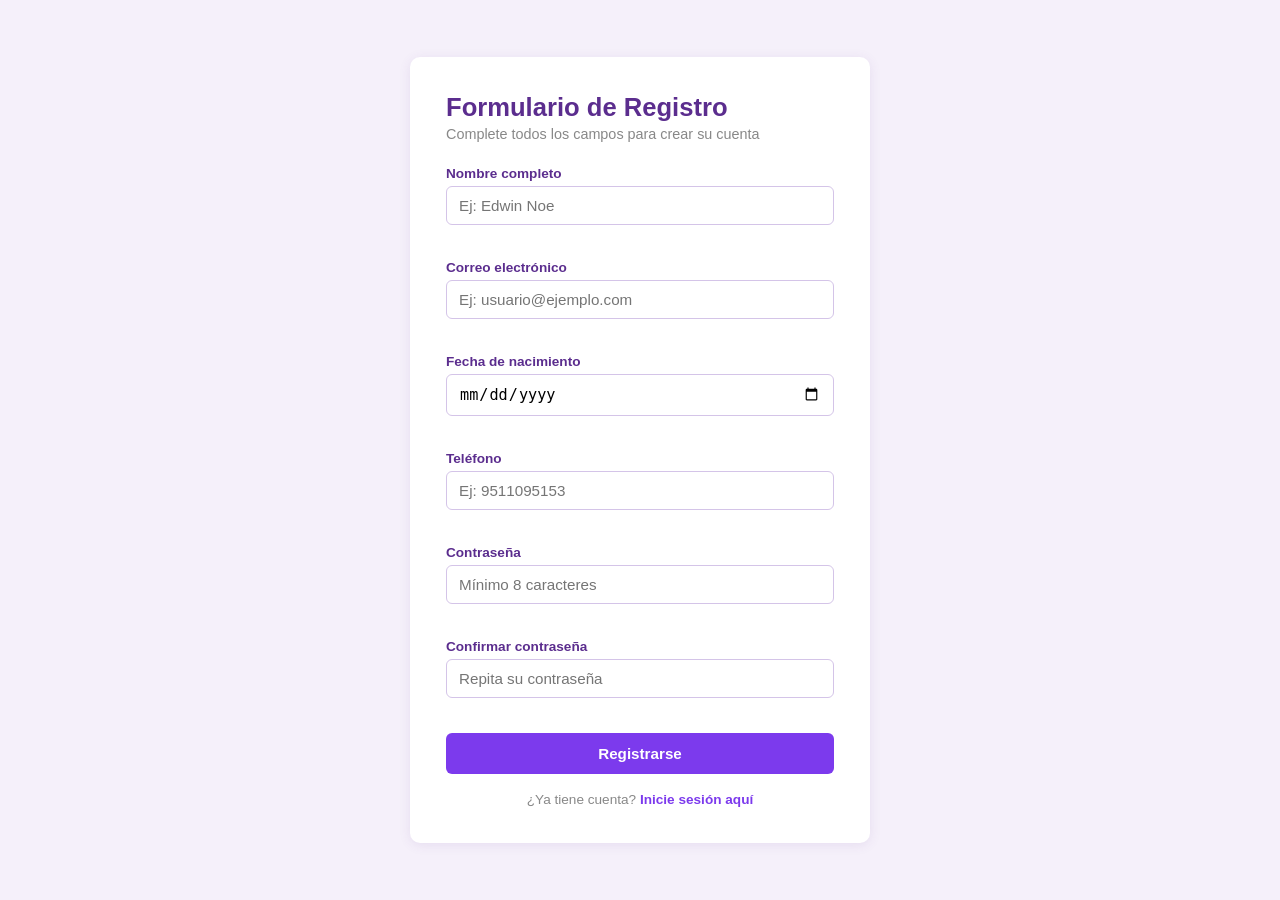
<file: index.html>
<!DOCTYPE html>
<html lang="es">
<head>
  <meta charset="UTF-8" />
  <meta name="viewport" content="width=device-width, initial-scale=1.0" />
  <title>Registro de Usuario</title>
  <link rel="stylesheet" href="css/styles.css" />
</head>
<body>
  <div id="registrationSection" class="container">
    <h1>Formulario de Registro</h1>
    <p class="subtitle">Complete todos los campos para crear su cuenta</p>

    <form id="registrationForm" novalidate>
      <div class="form-group">
        <label for="nombre">Nombre completo</label>
        <input type="text" id="nombre" name="nombre" placeholder="Ej: Edwin Noe" />
        <span class="error-message" id="errorNombre"></span>
      </div>

      <div class="form-group">
        <label for="correo">Correo electrónico</label>
        <input type="email" id="correo" name="correo" placeholder="Ej: usuario@ejemplo.com" />
        <span class="error-message" id="errorCorreo"></span>
      </div>

      <div class="form-group">
        <label for="fechaNacimiento">Fecha de nacimiento</label>
        <input type="date" id="fechaNacimiento" name="fechaNacimiento" />
        <span class="error-message" id="errorFechaNacimiento"></span>
      </div>

      <div class="form-group">
        <label for="telefono">Teléfono</label>
        <input type="tel" id="telefono" name="telefono" placeholder="Ej: 9511095153" />
        <span class="error-message" id="errorTelefono"></span>
      </div>

      <div class="form-group">
        <label for="password">Contraseña</label>
        <input type="password" id="password" name="password" placeholder="Mínimo 8 caracteres" />
        <span class="error-message" id="errorPassword"></span>
      </div>

      <div class="form-group">
        <label for="confirmPassword">Confirmar contraseña</label>
        <input type="password" id="confirmPassword" name="confirmPassword" placeholder="Repita su contraseña" />
        <span class="error-message" id="errorConfirmPassword"></span>
      </div>

      <button type="submit" class="btn-primary">Registrarse</button>
    </form>

    <p class="login-link">
      ¿Ya tiene cuenta? <a href="login.html">Inicie sesión aquí</a>
    </p>
  </div>

  <div id="ageModal" class="modal-overlay">
    <div class="modal-content">
      <h2>Resultado del Registro</h2>
      <p id="modalMessage"></p>
      <button id="closeModal" class="btn-primary">Cerrar</button>
    </div>
  </div>

  <script src="js/utileria.js"></script>
  <script src="js/index.js"></script>
</body>
</html>
</file>
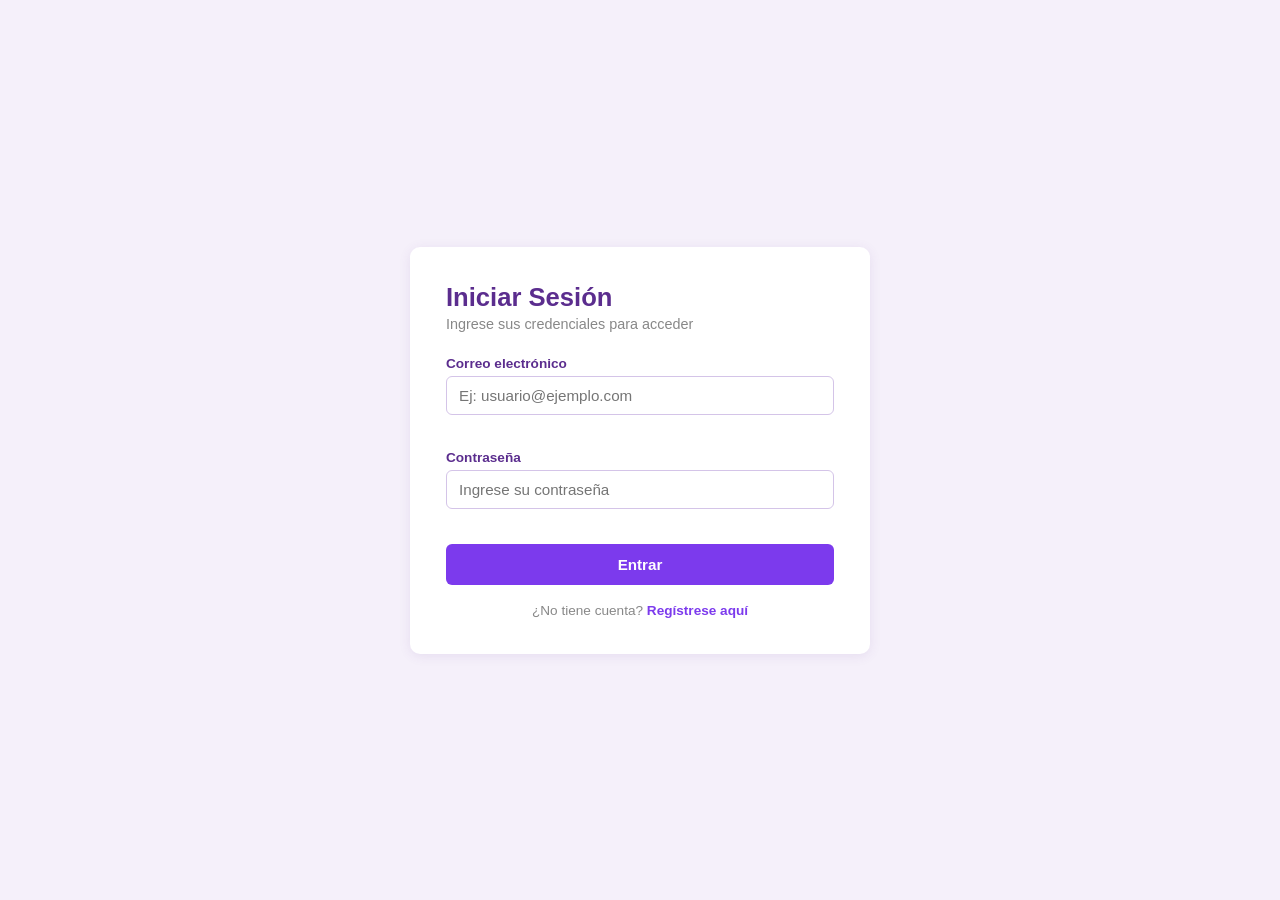
<file: login.html>
<!DOCTYPE html>
<html lang="es">
<head>
  <meta charset="UTF-8" />
  <meta name="viewport" content="width=device-width, initial-scale=1.0" />
  <title>Iniciar Sesión</title>
  <link rel="stylesheet" href="css/styles.css" />
</head>
<body>
  <div class="container login-container">
    <h1>Iniciar Sesión</h1>
    <p class="subtitle">Ingrese sus credenciales para acceder</p>

    <form id="loginForm" novalidate>
      <div class="form-group">
        <label for="loginCorreo">Correo electrónico</label>
        <input type="email" id="loginCorreo" name="loginCorreo" placeholder="Ej: usuario@ejemplo.com" />
        <span class="error-message" id="errorLoginCorreo"></span>
      </div>

      <div class="form-group">
        <label for="loginPassword">Contraseña</label>
        <input type="password" id="loginPassword" name="loginPassword" placeholder="Ingrese su contraseña" />
        <span class="error-message" id="errorLoginPassword"></span>
      </div>

      <button type="submit" class="btn-primary">Entrar</button>
    </form>

    <p class="login-link">
      ¿No tiene cuenta? <a href="index.html">Regístrese aquí</a>
    </p>
  </div>

  <script src="js/utileria.js"></script>
  <script src="js/login.js"></script>
</body>
</html>
</file>
<file: css/styles.css>
* {
  margin: 0;
  padding: 0;
  box-sizing: border-box;
}

body {
  font-family: "Segoe UI", Tahoma, Geneva, Verdana, sans-serif;
  background: #f5f0fa;
  color: #2d2d2d;
  min-height: 100vh;
  display: flex;
  justify-content: center;
  align-items: center;
}

/* Contenedor principal */
.container {
  background: #fff;
  padding: 36px;
  border-radius: 10px;
  box-shadow: 0 2px 12px rgba(100, 60, 150, 0.1);
  width: 100%;
  max-width: 460px;
}

h1 {
  font-size: 1.6rem;
  margin-bottom: 4px;
  color: #5b2d8e;
}

.subtitle {
  font-size: 0.9rem;
  color: #888;
  margin-bottom: 24px;
}

/* Formulario */
.form-group {
  margin-bottom: 16px;
}

.form-group label {
  display: block;
  font-weight: 600;
  margin-bottom: 5px;
  font-size: 0.85rem;
  color: #5b2d8e;
}

.form-group input {
  width: 100%;
  padding: 10px 12px;
  border: 1px solid #d4c4e8;
  border-radius: 6px;
  font-size: 0.95rem;
  transition: border-color 0.2s;
}

.form-group input[type="date"] {
  width: 100%;
  max-width: 100%;
  min-width: 0;
  -webkit-appearance: none;
  appearance: none;
}

.form-group input:focus {
  outline: none;
  border-color: #7c3aed;
  box-shadow: 0 0 0 3px rgba(124, 58, 237, 0.12);
}

.form-group input.input-error {
  border-color: #e63946;
  box-shadow: 0 0 0 3px rgba(230, 57, 70, 0.12);
}

.error-message {
  display: block;
  color: #e63946;
  font-size: 0.8rem;
  margin-top: 3px;
  min-height: 16px;
}

/* Botones */
.btn-primary {
  display: block;
  width: 100%;
  padding: 12px;
  background: #7c3aed;
  color: #fff;
  border: none;
  border-radius: 6px;
  font-size: 0.95rem;
  font-weight: 600;
  cursor: pointer;
  transition: background 0.2s;
  margin-top: 6px;
}

.btn-primary:hover {
  background: #6d28d9;
}

/* Modal */
.modal-overlay {
  display: none;
  position: fixed;
  top: 0;
  left: 0;
  width: 100%;
  height: 100%;
  background: rgba(0, 0, 0, 0.45);
  justify-content: center;
  align-items: center;
  z-index: 1000;
}

.modal-overlay.active {
  display: flex;
}

.modal-content {
  background: #fff;
  padding: 32px;
  border-radius: 10px;
  text-align: center;
  max-width: 380px;
  width: 90%;
  box-shadow: 0 8px 30px rgba(91, 45, 142, 0.25);
  animation: modalIn 0.25s ease;
}

.modal-content h2 {
  font-size: 1.3rem;
  margin-bottom: 14px;
  color: #5b2d8e;
}

.modal-content p {
  font-size: 0.95rem;
  line-height: 1.7;
  margin-bottom: 20px;
  color: #444;
}

.modal-content .btn-primary {
  max-width: 160px;
  margin: 0 auto;
}

@keyframes modalIn {
  from { opacity: 0; transform: scale(0.92); }
  to { opacity: 1; transform: scale(1); }
}

/* Enlace login/registro */
.login-link {
  text-align: center;
  margin-top: 18px;
  font-size: 0.85rem;
  color: #888;
}

.login-link a {
  color: #7c3aed;
  text-decoration: none;
  font-weight: 600;
}

.login-link a:hover {
  text-decoration: underline;
}

/* Responsive */
@media (max-width: 500px) {
  .container {
    margin: 16px;
    padding: 24px;
  }
  h1 { font-size: 1.4rem; }
}
</file>
